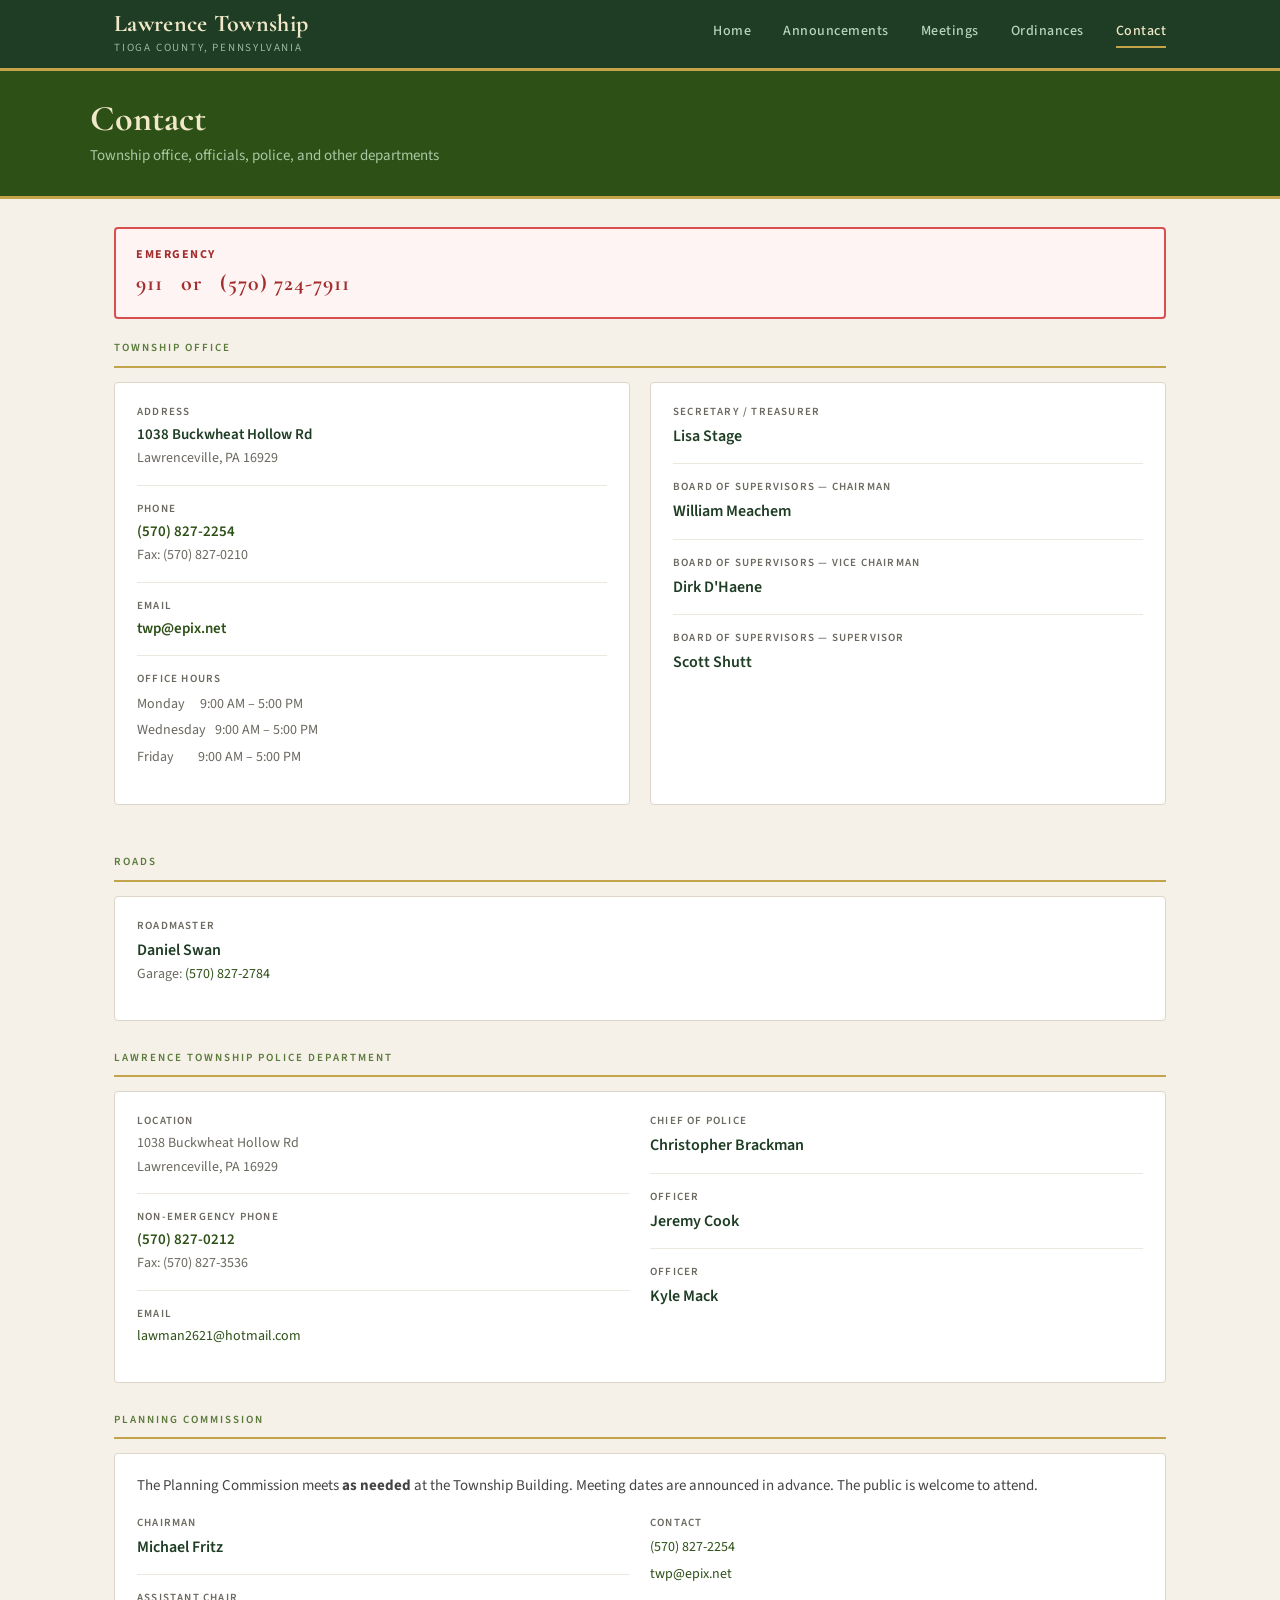
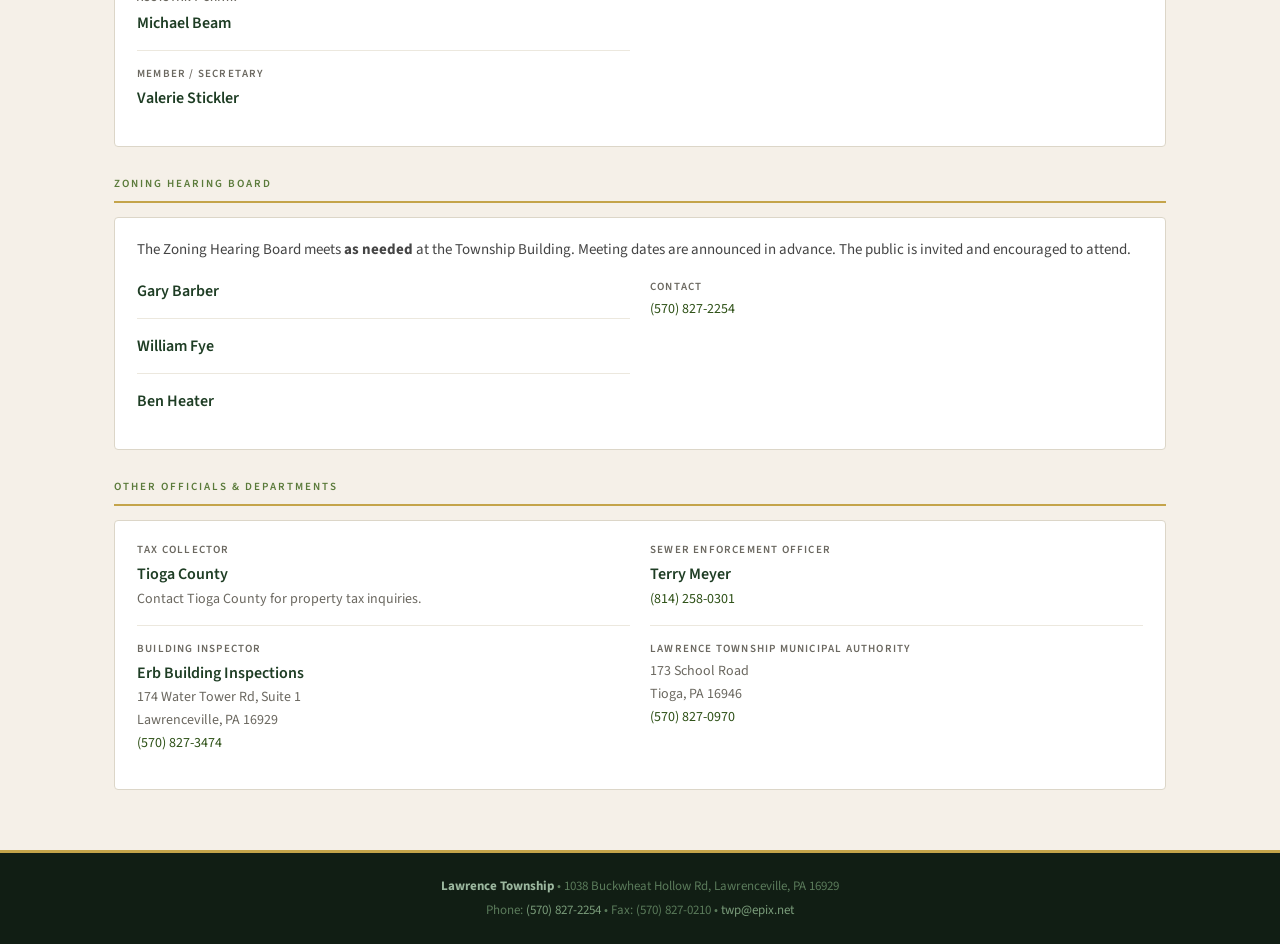
<file: contact.html>
<!DOCTYPE html>
<html lang="en">
<head>
  <meta charset="UTF-8">
  <meta name="viewport" content="width=device-width, initial-scale=1.0">
  <title>Contact — Lawrence Township</title>
  <meta name="description" content="Contact information for Lawrence Township, Tioga County, Pennsylvania.">
  <link rel="stylesheet" href="style.css">
  <script src="config.js"></script>
  <script src="drive.js"></script>
</head>
<body>

  <!-- ====== HEADER ====== -->
  <header class="site-header">
    <div class="header-inner">
      <a href="index.html" class="site-logo" style="text-decoration:none;">
        <span class="logo-name">Lawrence Township</span>
        <span class="logo-sub">Tioga County, Pennsylvania</span>
      </a>
      <nav class="site-nav">
        <a href="index.html">Home</a>
        <a href="news.html">Announcements</a>
        <a href="meetings.html">Meetings</a>
        <a href="ordinances.html">Ordinances</a>
        <a href="contact.html" class="active">Contact</a>
      </nav>
    </div>
  </header>

  <!-- ====== PAGE HERO ====== -->
  <div class="page-hero">
    <div class="page-hero-inner">
      <h1>Contact</h1>
      <p>Township office, officials, police, and other departments</p>
    </div>
  </div>

  <!-- ====== MAIN CONTENT ====== -->
  <div class="content-full">

    <!-- Emergency Notice -->
    <div class="emergency-box">
      <div>
        <div class="emerg-label">Emergency</div>
        <div class="emerg-number">911 &nbsp;&nbsp;or&nbsp;&nbsp; (570) 724-7911</div>
      </div>
    </div>

    <!-- Township Office -->
    <div class="section-label">Township Office</div>
    <div class="contact-grid" style="margin-bottom:28px;">

      <div class="card">
        <div class="official-block" style="padding-top:0;">
          <div class="official-title">Address</div>
          <div class="official-name" style="font-size:15px;">1038 Buckwheat Hollow Rd</div>
          <div class="official-detail">Lawrenceville, PA 16929</div>
        </div>
        <div class="official-block">
          <div class="official-title">Phone</div>
          <div class="official-name" style="font-size:15px;">
            <a href="tel:5708272254">(570) 827-2254</a>
          </div>
          <div class="official-detail">Fax: (570) 827-0210</div>
        </div>
        <div class="official-block">
          <div class="official-title">Email</div>
          <div class="official-name" style="font-size:15px;">
            <a href="mailto:twp@epix.net">twp@epix.net</a>
          </div>
        </div>
        <div class="official-block" style="border-bottom:none;">
          <div class="official-title">Office Hours</div>
          <div class="official-detail" style="line-height:1.9;">
            Monday &nbsp;&nbsp;&nbsp; 9:00 AM – 5:00 PM<br>
            Wednesday &nbsp; 9:00 AM – 5:00 PM<br>
            Friday &nbsp;&nbsp;&nbsp;&nbsp;&nbsp;&nbsp; 9:00 AM – 5:00 PM
          </div>
        </div>
      </div>

      <div class="card">
        <!-- UPDATE: Verify Secretary/Treasurer name is current -->
        <div class="official-block" style="padding-top:0;">
          <div class="official-title">Secretary / Treasurer</div>
          <div class="official-name">Lisa Stage</div>
        </div>
        <!-- UPDATE: Verify all Board of Supervisors names and roles are current -->
        <div class="official-block">
          <div class="official-title">Board of Supervisors — Chairman</div>
          <div class="official-name">William Meachem</div>
        </div>
        <div class="official-block">
          <div class="official-title">Board of Supervisors — Vice Chairman</div>
          <div class="official-name">Dirk D'Haene</div>
        </div>
        <div class="official-block" style="border-bottom:none;">
          <div class="official-title">Board of Supervisors — Supervisor</div>
          <div class="official-name">Scott Shutt</div>
        </div>
      </div>

    </div>

    <!-- Roads -->
    <div class="section-label">Roads</div>
    <div class="card" style="margin-bottom:28px;">
      <div class="contact-grid" style="margin-bottom:0;">
        <div>
          <!-- UPDATE: Verify Roadmaster name and number -->
          <div class="official-block" style="padding-top:0;">
            <div class="official-title">Roadmaster</div>
            <div class="official-name">Daniel Swan</div>
            <div class="official-detail">
              Garage: <a href="tel:5708272784">(570) 827-2784</a>
            </div>
          </div>
        </div>
      </div>
    </div>

    <!-- Police -->
    <div class="section-label">Lawrence Township Police Department</div>
    <div class="card" style="margin-bottom:28px;">
      <div class="contact-grid" style="margin-bottom:0;">
        <div>
          <div class="official-block" style="padding-top:0;">
            <div class="official-title">Location</div>
            <div class="official-detail">1038 Buckwheat Hollow Rd<br>Lawrenceville, PA 16929</div>
          </div>
          <div class="official-block">
            <div class="official-title">Non-Emergency Phone</div>
            <div class="official-name" style="font-size:15px;">
              <a href="tel:5708270212">(570) 827-0212</a>
            </div>
            <div class="official-detail">Fax: (570) 827-3536</div>
          </div>
          <div class="official-block" style="border-bottom:none;">
            <div class="official-title">Email</div>
            <div class="official-detail">
              <a href="mailto:lawman2621@hotmail.com">lawman2621@hotmail.com</a>
            </div>
          </div>
        </div>
        <div>
          <!-- UPDATE: Verify police officer names/roles are current -->
          <div class="official-block" style="padding-top:0;">
            <div class="official-title">Chief of Police</div>
            <div class="official-name">Christopher Brackman</div>
          </div>
          <div class="official-block">
            <div class="official-title">Officer</div>
            <div class="official-name">Jeremy Cook</div>
          </div>
          <div class="official-block" style="border-bottom:none;">
            <div class="official-title">Officer</div>
            <div class="official-name">Kyle Mack</div>
          </div>
        </div>
      </div>
    </div>

    <!-- Planning Commission -->
    <div class="section-label">Planning Commission</div>
    <div class="card" style="margin-bottom:28px;">
      <p style="font-size:15px; color:#444; margin-bottom:16px; line-height:1.6;">
        The Planning Commission meets <strong>as needed</strong> at the Township Building.
        Meeting dates are announced in advance. The public is welcome to attend.
      </p>
      <div class="contact-grid" style="margin-bottom:0;">
        <div>
          <!-- UPDATE: Verify Planning Commission member names are current -->
          <div class="official-block" style="padding-top:0;">
            <div class="official-title">Chairman</div>
            <div class="official-name">Michael Fritz</div>
          </div>
          <div class="official-block">
            <div class="official-title">Assistant Chair</div>
            <div class="official-name">Michael Beam</div>
          </div>
          <div class="official-block" style="border-bottom:none;">
            <div class="official-title">Member / Secretary</div>
            <div class="official-name">Valerie Stickler</div>
          </div>
        </div>
        <div>
          <div class="official-block" style="padding-top:0;">
            <div class="official-title">Contact</div>
            <div class="official-detail" style="line-height:1.9;">
              <a href="tel:5708272254">(570) 827-2254</a><br>
              <a href="mailto:twp@epix.net">twp@epix.net</a>
            </div>
          </div>
        </div>
      </div>
    </div>

    <!-- Zoning Hearing Board -->
    <div class="section-label">Zoning Hearing Board</div>
    <div class="card" style="margin-bottom:28px;">
      <p style="font-size:15px; color:#444; margin-bottom:16px; line-height:1.6;">
        The Zoning Hearing Board meets <strong>as needed</strong> at the Township Building.
        Meeting dates are announced in advance. The public is invited and encouraged to attend.
      </p>
      <div class="contact-grid" style="margin-bottom:0;">
        <div>
          <!-- UPDATE: Verify Zoning Board member names are current -->
          <div class="official-block" style="padding-top:0;">
            <div class="official-name">Gary Barber</div>
          </div>
          <div class="official-block">
            <div class="official-name">William Fye</div>
          </div>
          <div class="official-block" style="border-bottom:none;">
            <div class="official-name">Ben Heater</div>
          </div>
        </div>
        <div>
          <div class="official-block" style="padding-top:0;">
            <div class="official-title">Contact</div>
            <div class="official-detail">
              <a href="tel:5708272254">(570) 827-2254</a>
            </div>
          </div>
        </div>
      </div>
    </div>

    <!-- Other Officials -->
    <div class="section-label">Other Officials &amp; Departments</div>
    <div class="card">
      <div class="contact-grid" style="margin-bottom:0;">
        <div>
          <!-- UPDATE: Verify tax collector info -->
          <div class="official-block" style="padding-top:0;">
            <div class="official-title">Tax Collector</div>
            <div class="official-name">Tioga County</div>
            <div class="official-detail">Contact Tioga County for property tax inquiries.</div>
          </div>
          <!-- UPDATE: Verify Building Inspector info -->
          <div class="official-block">
            <div class="official-title">Building Inspector</div>
            <div class="official-name">Erb Building Inspections</div>
            <div class="official-detail">
              174 Water Tower Rd, Suite 1<br>Lawrenceville, PA 16929<br>
              <a href="tel:5708273474">(570) 827-3474</a>
            </div>
          </div>
        </div>
        <div>
          <!-- UPDATE: Verify SEO contact -->
          <div class="official-block" style="padding-top:0;">
            <div class="official-title">Sewer Enforcement Officer</div>
            <div class="official-name">Terry Meyer</div>
            <div class="official-detail"><a href="tel:8142580301">(814) 258-0301</a></div>
          </div>
          <!-- UPDATE: Verify Municipal Authority info -->
          <div class="official-block">
            <div class="official-title">Lawrence Township Municipal Authority</div>
            <div class="official-detail">
              173 School Road<br>Tioga, PA 16946<br>
              <a href="tel:5708270970">(570) 827-0970</a>
            </div>
          </div>
        </div>
      </div>
    </div>

  </div>

  <!-- ====== FOOTER ====== -->
  <footer class="site-footer">
    <div class="footer-inner" id="footer-contact"></div>
  </footer>

  <script>
    UI.renderFooter();
    UI.renderBanner();
  </script>

</body>
</html>
</file>
<file: style.css>
/* ============================================================
   Lawrence Township — Main Stylesheet
   To change the color scheme, update the variables in :root
   ============================================================ */

@import url('https://fonts.googleapis.com/css2?family=Cormorant+Garamond:wght@400;600;700&family=Source+Sans+3:wght@400;500;600&display=swap');

/* --- Color & Font Variables --- */
:root {
  --green-dark:   #1e3d24;
  --green-mid:    #2d5016;
  --green-light:  #5a7a3a;
  --green-pale:   #eaf3de;
  --gold:         #c4a44a;
  --gold-pale:    rgba(196, 164, 74, 0.15);
  --cream:        #f5f0e8;
  --cream-border: #dcd6c8;
  --text-dark:    #1e2a20;
  --text-mid:     #444441;
  --text-muted:   #6b6860;
  --white:        #ffffff;

  --font-display: 'Cormorant Garamond', Georgia, serif;
  --font-body:    'Source Sans 3', 'Segoe UI', sans-serif;

  --max-width: 1100px;
  --radius:    4px;
}

/* --- Reset & Base --- */
*, *::before, *::after { box-sizing: border-box; margin: 0; padding: 0; }

body {
  font-family: var(--font-body);
  font-size: 16px;
  line-height: 1.65;
  color: var(--text-dark);
  background: var(--cream);
}

a { color: var(--green-mid); text-decoration: none; }
a:hover { text-decoration: underline; }

img { max-width: 100%; display: block; }

/* --- Layout Wrapper --- */
.site-wrap {
  max-width: var(--max-width);
  margin: 0 auto;
  padding: 0 24px;
}

/* ============================================================
   HEADER & NAVIGATION
   ============================================================ */

.site-header {
  background: var(--green-dark);
  border-bottom: 3px solid var(--gold);
}

.header-inner {
  max-width: var(--max-width);
  margin: 0 auto;
  padding: 0 24px;
  display: flex;
  align-items: center;
  justify-content: space-between;
  height: 68px;
}

.site-logo { display: flex; flex-direction: column; gap: 1px; }

.logo-name {
  font-family: var(--font-display);
  font-size: 24px;
  font-weight: 700;
  color: #f0e8c8;
  letter-spacing: 0.3px;
  line-height: 1.1;
}

.logo-sub {
  font-size: 11px;
  color: #9cb89f;
  letter-spacing: 1.8px;
  text-transform: uppercase;
}

.site-nav { display: flex; gap: 32px; }

.site-nav a {
  color: #b8d4ba;
  font-size: 14px;
  font-weight: 500;
  letter-spacing: 0.5px;
  text-decoration: none;
  padding-bottom: 3px;
  border-bottom: 2px solid transparent;
  transition: color 0.15s, border-color 0.15s;
}

.site-nav a:hover,
.site-nav a.active {
  color: #f0e8c8;
  border-color: var(--gold);
}

/* ============================================================
   HERO BANNER
   ============================================================ */

.site-hero {
  background: var(--green-mid);
  padding: 44px 24px 38px;
  border-bottom: 3px solid var(--gold);
}

.hero-inner {
  max-width: var(--max-width);
  margin: 0 auto;
}

.hero-inner h1 {
  font-family: var(--font-display);
  font-size: 48px;
  font-weight: 700;
  color: #f0e8c8;
  line-height: 1.1;
  margin-bottom: 8px;
}

.hero-sub {
  font-size: 16px;
  color: #a8c9a4;
  margin-bottom: 22px;
}

.hero-badges {
  display: flex;
  flex-wrap: wrap;
  gap: 10px;
}

.hero-badge {
  background: var(--gold-pale);
  border: 1px solid var(--gold);
  color: #e8d08a;
  font-size: 13px;
  font-weight: 500;
  padding: 5px 14px;
  border-radius: var(--radius);
  letter-spacing: 0.3px;
}

/* Smaller hero for interior pages */
.page-hero {
  background: var(--green-mid);
  border-bottom: 3px solid var(--gold);
  padding: 28px 24px;
}

.page-hero-inner {
  max-width: var(--max-width);
  margin: 0 auto;
}

.page-hero h1 {
  font-family: var(--font-display);
  font-size: 36px;
  font-weight: 700;
  color: #f0e8c8;
  line-height: 1.1;
}

.page-hero p {
  font-size: 15px;
  color: #a8c9a4;
  margin-top: 5px;
}

/* ============================================================
   MAIN CONTENT LAYOUT
   ============================================================ */

.content-with-sidebar {
  display: grid;
  grid-template-columns: 1fr 320px;
  gap: 28px;
  padding: 28px 24px;
  max-width: var(--max-width);
  margin: 0 auto;
}

.content-full {
  padding: 28px 24px;
  max-width: var(--max-width);
  margin: 0 auto;
}

/* ============================================================
   SECTION LABELS
   ============================================================ */

.section-label {
  font-size: 11px;
  font-weight: 600;
  letter-spacing: 2px;
  text-transform: uppercase;
  color: var(--green-light);
  margin-bottom: 14px;
  padding-bottom: 8px;
  border-bottom: 2px solid var(--gold);
}

/* ============================================================
   CARDS
   ============================================================ */

.card {
  background: var(--white);
  border-radius: var(--radius);
  border: 1px solid var(--cream-border);
  padding: 20px 22px;
  margin-bottom: 20px;
}

.card-dark {
  background: var(--green-dark);
  border-radius: var(--radius);
  padding: 20px 22px;
  margin-bottom: 20px;
}

.card-dark .section-label {
  color: #9cb89f;
  border-color: var(--gold);
}

/* ============================================================
   NEWS / ANNOUNCEMENTS
   ============================================================ */

.news-item {
  padding: 16px 0;
  border-bottom: 1px solid #ece8de;
}
.news-item:last-child { border-bottom: none; padding-bottom: 0; }
.news-item:first-child { padding-top: 0; }

.news-date {
  font-size: 11px;
  font-weight: 600;
  color: #8a7a5a;
  text-transform: uppercase;
  letter-spacing: 1.2px;
}

.news-title {
  font-size: 16px;
  font-weight: 600;
  color: var(--green-dark);
  margin: 4px 0 5px;
  line-height: 1.3;
}

.news-body {
  font-size: 14px;
  color: var(--text-muted);
  line-height: 1.55;
}

.view-more {
  display: inline-block;
  margin-top: 14px;
  font-size: 14px;
  color: var(--green-light);
  font-weight: 600;
  text-decoration: none;
  letter-spacing: 0.2px;
}
.view-more:hover { color: var(--green-dark); text-decoration: underline; }

/* ============================================================
   MEETINGS SIDEBAR & TABLE
   ============================================================ */

.meeting-row {
  display: flex;
  justify-content: space-between;
  align-items: center;
  padding: 9px 0;
  border-bottom: 1px solid #ece8de;
  font-size: 14px;
}
.meeting-row:last-child { border-bottom: none; }
.meeting-row.past { opacity: 0.5; }

.meeting-date { font-weight: 500; color: var(--text-dark); }
.meeting-tag {
  background: var(--green-pale);
  color: #3b6d11;
  font-size: 11px;
  font-weight: 600;
  padding: 2px 8px;
  border-radius: var(--radius);
  letter-spacing: 0.5px;
}

/* Full meetings table */
.meeting-table {
  width: 100%;
  border-collapse: collapse;
  font-size: 15px;
}
.meeting-table th {
  text-align: left;
  font-size: 11px;
  font-weight: 600;
  letter-spacing: 1.5px;
  text-transform: uppercase;
  color: var(--text-muted);
  padding: 10px 12px;
  background: var(--cream);
  border-bottom: 2px solid var(--gold);
}
.meeting-table td {
  padding: 12px;
  border-bottom: 1px solid #ece8de;
  vertical-align: middle;
}
.meeting-table tr:last-child td { border-bottom: none; }
.meeting-table tr:hover td { background: #faf8f3; }

.pdf-link {
  display: inline-block;
  font-size: 13px;
  font-weight: 500;
  color: var(--green-light);
  text-decoration: none;
  padding: 3px 10px;
  border: 1px solid var(--green-light);
  border-radius: var(--radius);
}
.pdf-link:hover { background: var(--green-pale); text-decoration: none; }

.pending {
  font-size: 13px;
  color: var(--text-muted);
  font-style: italic;
}

/* ============================================================
   CONTACT INFO
   ============================================================ */

.contact-row {
  display: flex;
  gap: 10px;
  align-items: flex-start;
  padding: 7px 0;
  font-size: 14px;
  color: #c8ddc9;
}

.contact-strong { color: #f0e8c8; font-weight: 500; }

.contact-icon {
  width: 16px;
  height: 16px;
  margin-top: 2px;
  flex-shrink: 0;
  fill: var(--gold);
}

.hours-grid {
  display: grid;
  grid-template-columns: 1fr auto;
  gap: 3px 12px;
  margin-top: 8px;
  font-size: 13px;
}

.hours-day { color: #9cb89f; }
.hours-time { color: #c8ddc9; }

/* Contact page full layout */
.contact-grid {
  display: grid;
  grid-template-columns: repeat(auto-fit, minmax(280px, 1fr));
  gap: 20px;
  margin-bottom: 28px;
}

.official-block {
  padding: 14px 0;
  border-bottom: 1px solid #ece8de;
}
.official-block:last-child { border-bottom: none; }

.official-title {
  font-size: 11px;
  font-weight: 600;
  letter-spacing: 1.2px;
  text-transform: uppercase;
  color: var(--text-muted);
  margin-bottom: 2px;
}

.official-name {
  font-size: 16px;
  font-weight: 600;
  color: var(--green-dark);
}

.official-detail {
  font-size: 14px;
  color: var(--text-muted);
}

/* Emergency callout */
.emergency-box {
  background: #fff4f4;
  border: 2px solid #d94f4f;
  border-radius: var(--radius);
  padding: 16px 20px;
  margin-bottom: 20px;
  display: flex;
  align-items: center;
  gap: 14px;
}

.emergency-box .emerg-label {
  font-size: 12px;
  font-weight: 700;
  letter-spacing: 1.5px;
  text-transform: uppercase;
  color: #a32d2d;
}

.emergency-box .emerg-number {
  font-size: 22px;
  font-weight: 700;
  color: #a32d2d;
  font-family: var(--font-display);
  letter-spacing: 1px;
}

/* ============================================================
   FOOTER
   ============================================================ */

.site-footer {
  background: #111e14;
  border-top: 3px solid var(--gold);
  padding: 22px 24px;
  margin-top: 12px;
  text-align: center;
}

.footer-inner {
  max-width: var(--max-width);
  margin: 0 auto;
  font-size: 13px;
  color: #5a7a5a;
  line-height: 1.8;
}

.footer-inner strong { color: #9cb89f; }

.footer-inner a {
  color: #7a9c7a;
  text-decoration: none;
}
.footer-inner a:hover { color: #9cb89f; text-decoration: underline; }

/* ============================================================
   UTILITIES
   ============================================================ */

.mt-0 { margin-top: 0; }
.mb-20 { margin-bottom: 20px; }

/* ============================================================
   DOMAIN TRANSITION BANNER
   Shown only when visiting from the old .com address.
   ============================================================ */

.domain-banner {
  background: #5a3e00;
  border-bottom: 2px solid var(--gold);
}

.domain-banner-inner {
  max-width: var(--max-width);
  margin: 0 auto;
  padding: 10px 24px;
  display: flex;
  align-items: center;
  justify-content: space-between;
  gap: 16px;
  font-size: 14px;
  color: #f5e9c8;
  line-height: 1.5;
}

.domain-banner-link {
  color: #f5e9c8;
  font-weight: 600;
  text-decoration: underline;
}
.domain-banner-link:hover { color: #fff; }

.domain-banner-close {
  background: none;
  border: 1px solid rgba(255, 255, 255, 0.35);
  color: #f5e9c8;
  font-size: 16px;
  line-height: 1;
  cursor: pointer;
  padding: 3px 9px;
  border-radius: var(--radius);
  flex-shrink: 0;
  transition: background 0.15s;
}
.domain-banner-close:hover { background: rgba(255, 255, 255, 0.12); }

/* ============================================================
   DRIVE DYNAMIC CONTENT STATES
   ============================================================ */

.drive-loading {
  font-size: 14px;
  color: var(--text-muted);
  padding: 24px 0;
  font-style: italic;
}

.drive-error {
  font-size: 14px;
  color: #a32d2d;
  padding: 12px 16px;
  background: #fff4f4;
  border: 1px solid #f0c0c0;
  border-radius: var(--radius);
}

/* Rendered Google Doc content inside announcements */
.announcement-content {
  font-size: 14px;
  color: var(--text-muted);
  line-height: 1.6;
  margin-top: 6px;
}
.announcement-content p { margin: 0 0 8px; }
.announcement-content p:last-child { margin-bottom: 0; }
.announcement-content ul,
.announcement-content ol { padding-left: 20px; margin: 0 0 8px; }
.announcement-content li { margin-bottom: 3px; }
.announcement-content b,
.announcement-content strong { color: var(--text-dark); font-weight: 600; }
.announcement-content a { color: var(--green-light); }

/* ============================================================
   ORDINANCES PAGE
   ============================================================ */

.ordinance-item {
  display: flex;
  justify-content: space-between;
  align-items: center;
  padding: 12px 0;
  border-bottom: 1px solid #ece8de;
  gap: 16px;
}
.ordinance-item:last-child { border-bottom: none; }
.ordinance-item:first-child { padding-top: 0; }

.ordinance-name {
  font-size: 15px;
  font-weight: 500;
  color: var(--green-dark);
}

/* ============================================================
   RESPONSIVE — Tablets & Mobile
   ============================================================ */

@media (max-width: 768px) {
  .header-inner { height: auto; flex-direction: column; align-items: flex-start; padding: 14px 20px; gap: 10px; }
  .site-nav { gap: 18px; flex-wrap: wrap; }
  .content-with-sidebar { grid-template-columns: 1fr; }
  .hero-inner h1 { font-size: 36px; }
  .contact-grid { grid-template-columns: 1fr; }
  .content-with-sidebar, .content-full { padding: 20px 16px; }
  .site-wrap { padding: 0 16px; }
}
</file>
